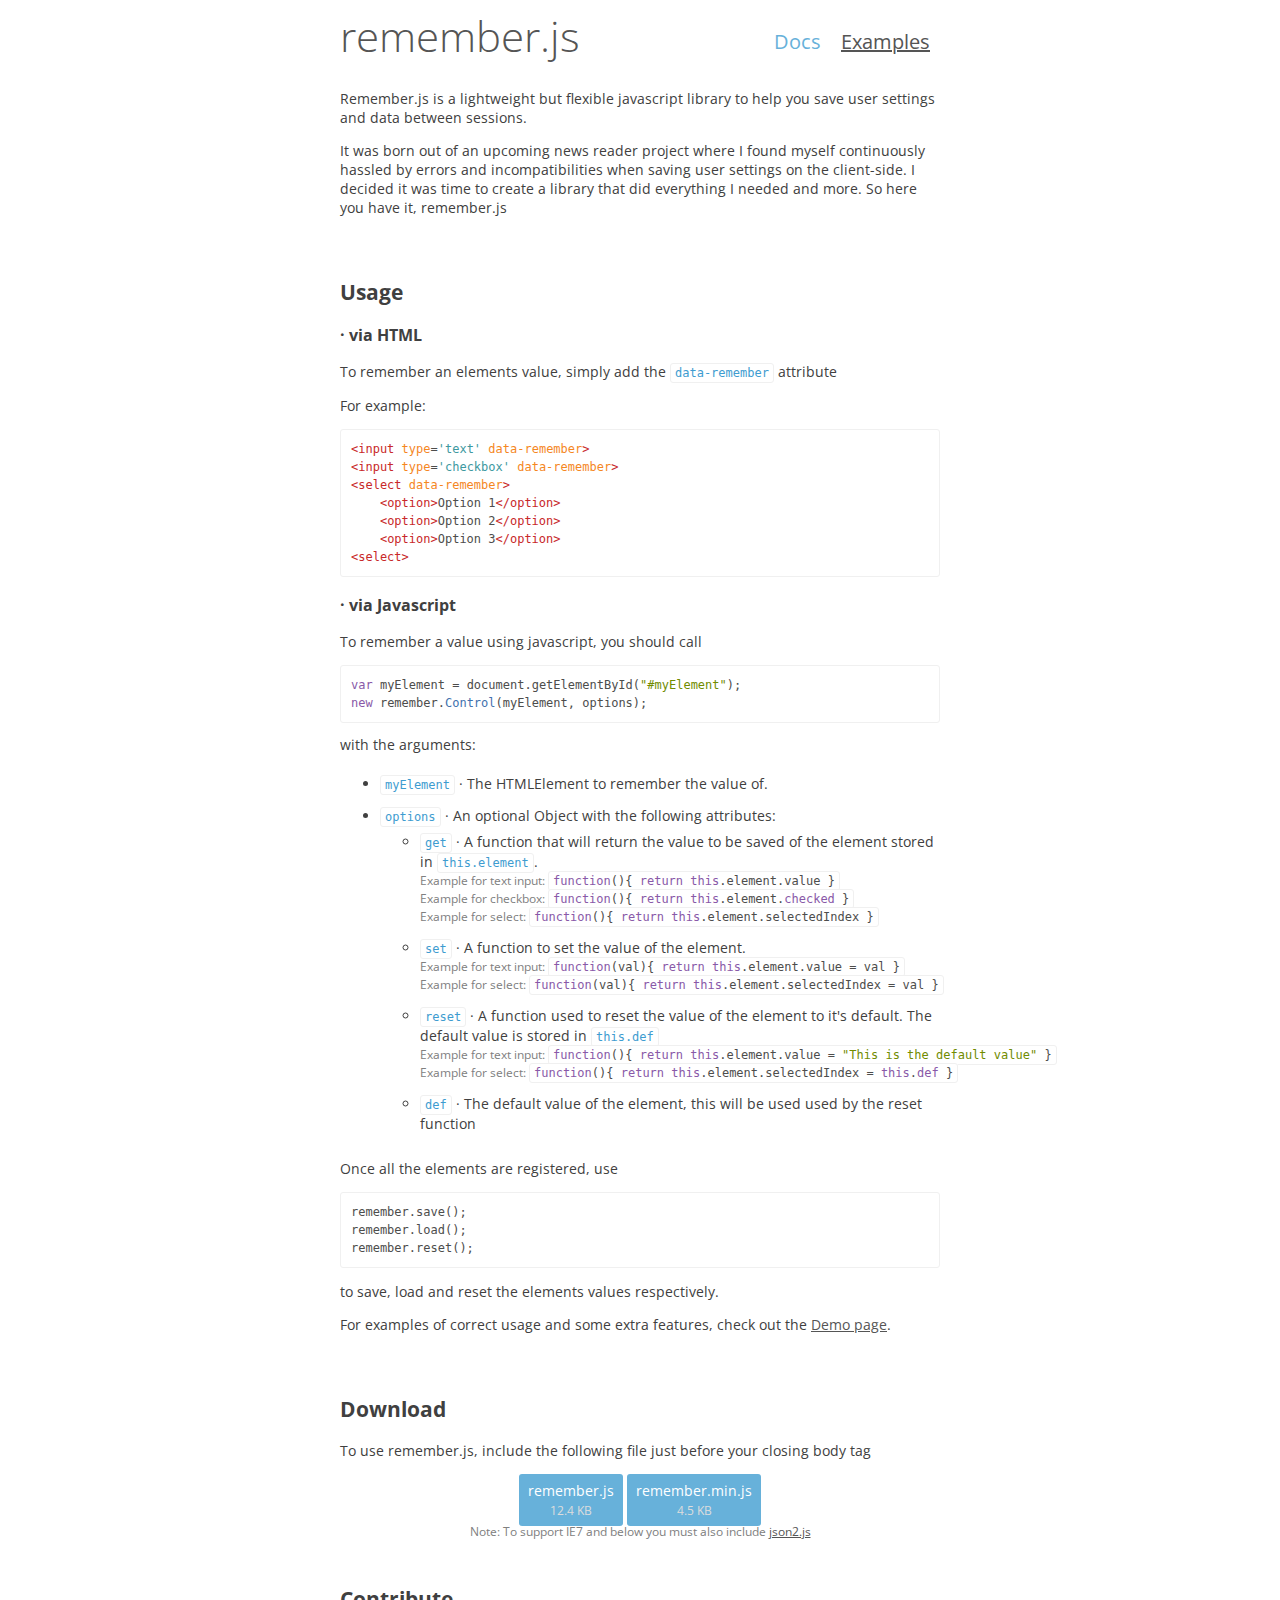
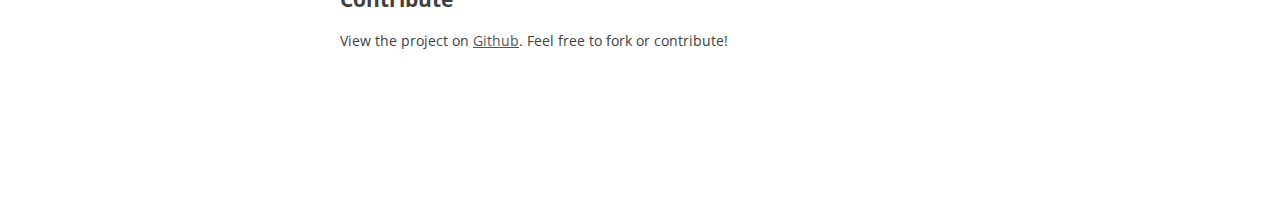
<file: index.html>
<!DOCTYPE html>
<html xmlns="http://www.w3.org/1999/html">
<head>
    <title>remember.js</title>

    <link href="assets/style.css" rel="stylesheet" type="text/css">
    <link href="http://fonts.googleapis.com/css?family=Open+Sans:300,400,700" rel="stylesheet" type="text/css">
    <link href="assets/google-code-prettify/prettify.css" rel="stylesheet" type="text/css">
</head>
<body>
    <div class="container">
        <div class="module">
            <div class="clearfix">
                <h1 class="brand"><a href="https://github.com/marcusaspin/rememberjs" title="View on Github">remember.js</a></h1>
                <ul class="nav">
                    <li class="active"><a href="index.html">Docs</a></li>
                    <li><a href="examples.html">Examples</a></li>
                </ul>
            </div>
            <p>Remember.js is a lightweight but flexible javascript library to help you save user settings and data between sessions.</p>
            <p>It was born out of an upcoming news reader project where I found myself continuously hassled by errors and incompatibilities when saving user settings on the client-side. I decided it was time to create a library that did everything I needed and more. So here you have it, remember.js</p>
        </div>
        <div class="module">
            <h2>Usage</h2>
            <h3>&middot; via HTML</h3>
            <p class="lead">To remember an elements value, simply add the <code>data-remember</code> attribute</p>
            <p>For example:</p>
            <pre class="prettyprint lead">
&lt;input type='text' data-remember&gt;
&lt;input type='checkbox' data-remember&gt;
&lt;select data-remember&gt;
    &lt;option&gt;Option 1&lt;/option&gt;
    &lt;option&gt;Option 2&lt;/option&gt;
    &lt;option&gt;Option 3&lt;/option&gt;
&lt;select&gt;</pre>
            <h3>&middot; via Javascript</h3>
            <p class="lead">To remember a value using javascript, you should call</p>
            <pre class="prettyprint lead">
var myElement = document.getElementById("#myElement");
new remember.Control(myElement, options);</pre>
            <p class="lead">with the arguments:</p>
            <ul>
                <li><code>myElement</code> &middot; The HTMLElement to remember the value of.</li>
                <li><code>options</code> &middot; An optional Object with the following attributes:
                    <ul>
                        <li>
                            <code>get</code> &middot; A function that will return the value to be saved of the element stored in <code>this.element</code>.<br>
                            <div class="note">Example for text input: <code class="prettyprint">function(){ return this.element.value }</code></div>
                            <div class="note">Example for checkbox: <code class="prettyprint">function(){ return this.element.checked }</code></div>
                            <div class="note">Example for select: <code class="prettyprint">function(){ return this.element.selectedIndex }</code></div>
                        </li>
                        <li>
                            <code>set</code> &middot; A function to set the value of the element.<br>
                            <div class="note">Example for text input: <code class="prettyprint">function(val){ return this.element.value = val }</code></div>
                            <div class="note">Example for select: <code class="prettyprint">function(val){ return this.element.selectedIndex = val }</code></div>
                        </li>
                        <li>
                            <code>reset</code> &middot; A function used to reset the value of the element to it's default. The default value is stored in <code>this.def</code><br>
                            <div class="note">Example for text input: <code class="prettyprint">function(){ return this.element.value = "This is the default value" }</code></div>
                            <div class="note">Example for select: <code class="prettyprint">function(){ return this.element.selectedIndex = this.def }</code></div>
                        </li>
                        <li>
                            <code>def</code> &middot; The default value of the element, this will be used used by the reset function<br>
                        </li>
                    </ul>
                </li>
            </ul>

            <p>Once all the elements are registered, use </p>
            <pre class="prettyprint lead">
remember.save();
remember.load();
remember.reset();</pre>
            <p>to save, load and reset the elements values respectively.</p>

            <p>For examples of correct usage and some extra features, check out the <a href="examples.html">Demo page</a>.</p>
        </div>
        <div class="module">
            <h2>Download</h2>
            <p>To use remember.js, include the following file just before your closing body tag</p>
            <div class="center">
                <a class="btn" href="remember.js">remember.js<br><small>12.4 KB</small></a> <a class="btn" href="remember.min.js">remember.min.js<br><small>4.5 KB</small></a>
                <div class="note">Note: To support IE7 and below you must also include <a href="https://github.com/douglascrockford/JSON-js">json2.js</a></div>
            </div>
        </div>
        <div class="module">
            <h2>Contribute</h2>
            <p>View the project on <a href="https://github.com/marcusaspin/rememberjs" title="View on Github">Github</a>. Feel free to fork or contribute!</p>
        </div>
    </div>
    <script src="assets/google-code-prettify/prettify.js" type="text/javascript"></script>
    <script type="text/javascript">prettyPrint();</script>
</body>
</html>
</file>
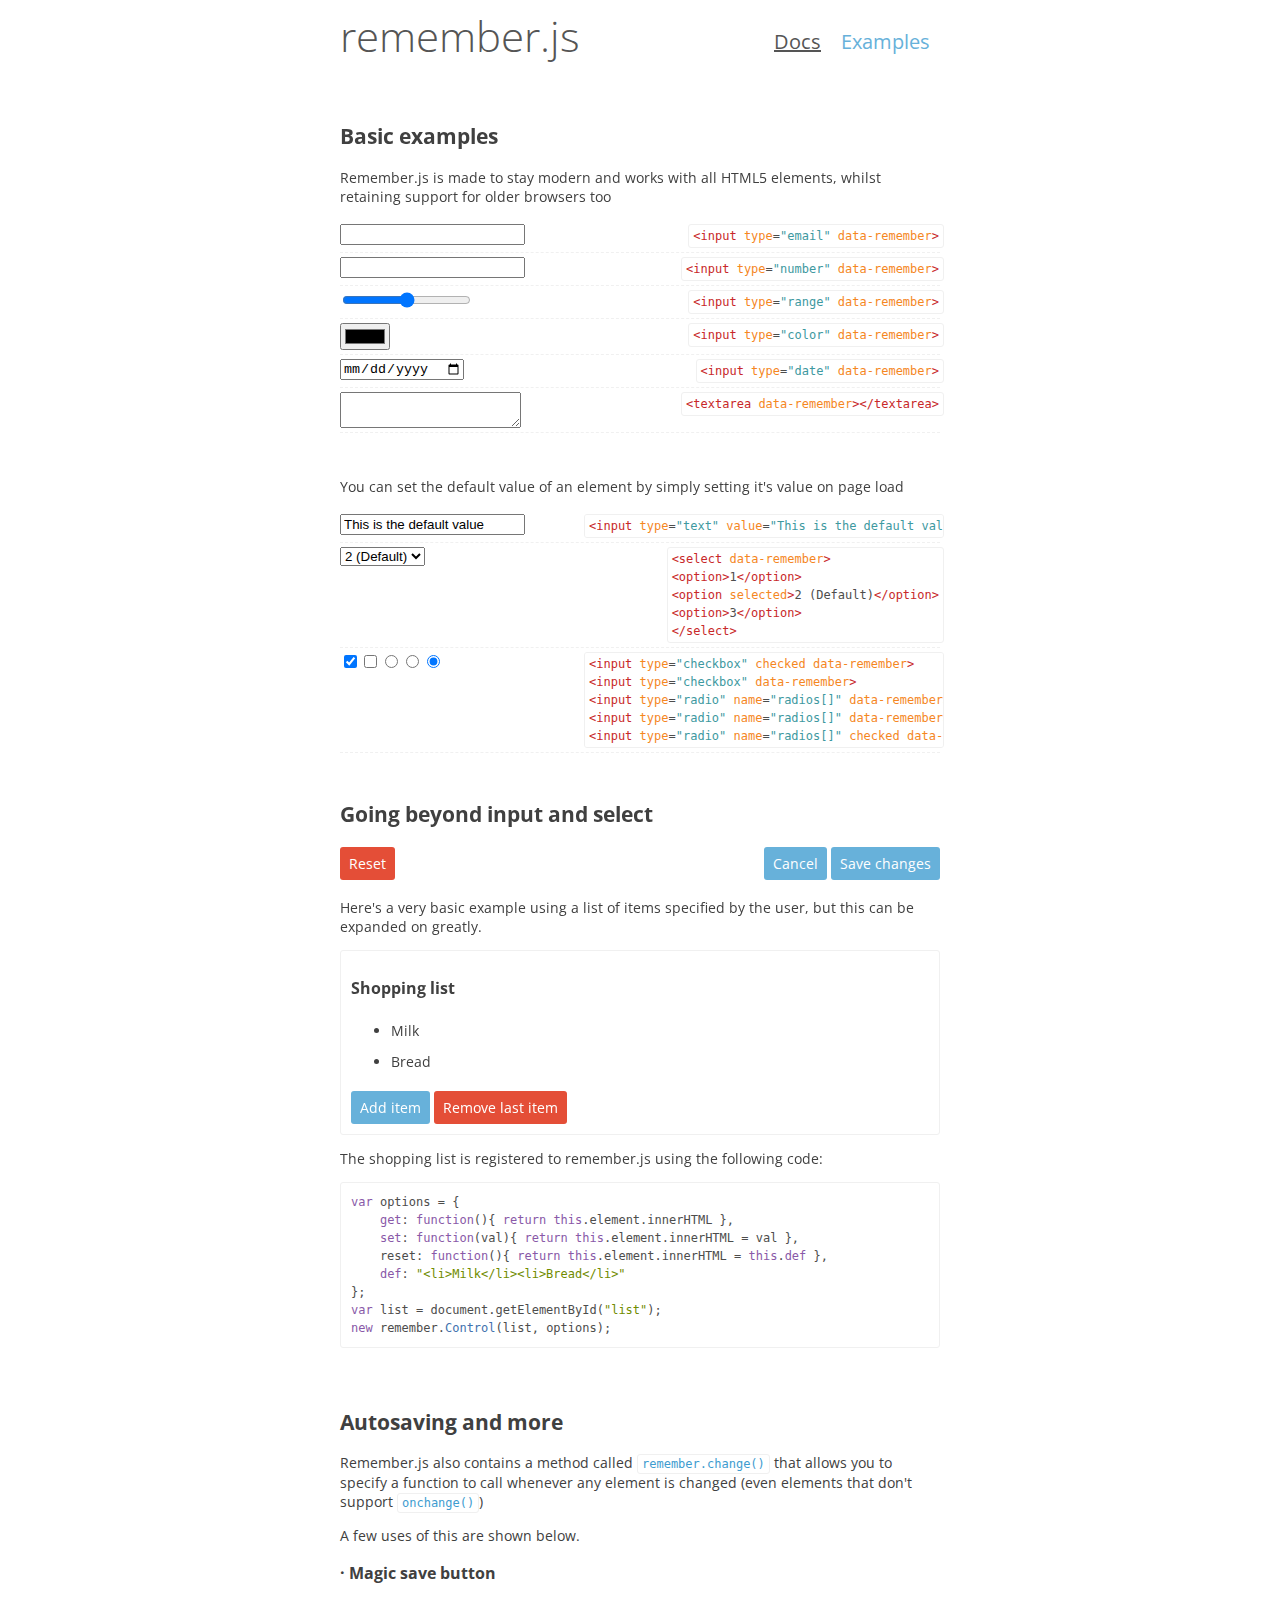
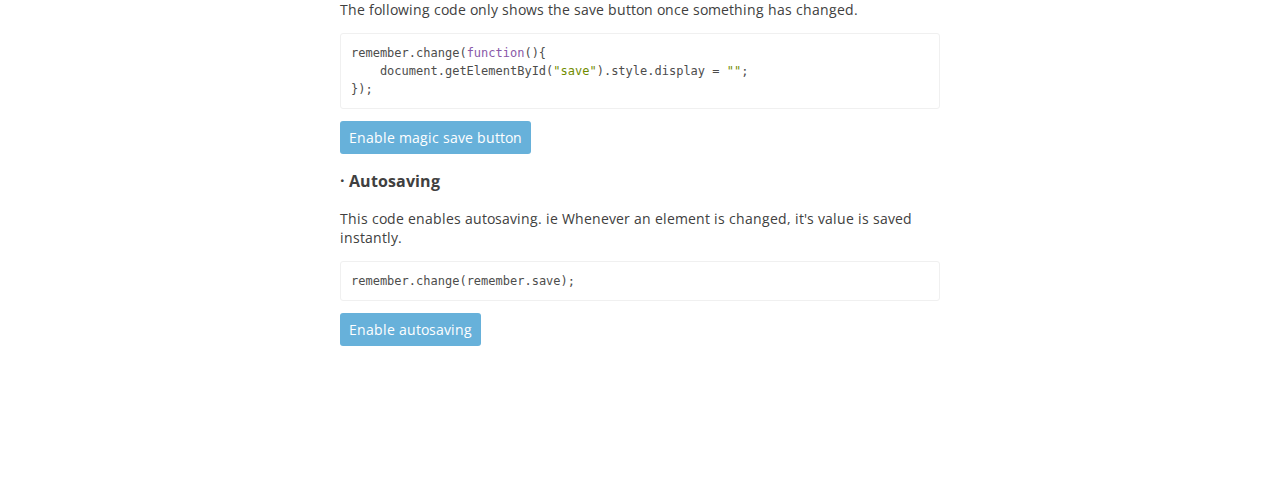
<file: examples.html>
<!DOCTYPE html>
<html xmlns="http://www.w3.org/1999/html">
<head>
    <title>remember.js</title>

    <link href="assets/style.css" rel="stylesheet" type="text/css">
    <link href="http://fonts.googleapis.com/css?family=Open+Sans:300,400,700" rel="stylesheet" type="text/css">
    <link href="assets/google-code-prettify/prettify.css" rel="stylesheet" type="text/css">
</head>
<body>
<div class="container">
    <div class="module">
        <div class="clearfix">
            <h1 class="brand"><a href="https://github.com/marcusaspin/rememberjs" title="View on Github">remember.js</a></h1>
            <ul class="nav">
                <li><a href="index.html">Docs</a></li>
                <li class="active"><a href="examples.html">Examples</a></li>
            </ul>
        </div>
    </div>
    <div class="module">
        <h2>Basic examples</h2>
        <p>Remember.js is made to stay modern and works with all HTML5 elements, whilst retaining support for older browsers too</p>
        <label>
            <input type="email" data-remember>
            <code class="prettyprint pull-right">&lt;input type="email" data-remember&gt;</code>
        </label>
        <label>
            <input type="number" data-remember>
            <code class="prettyprint pull-right">&lt;input type="number" data-remember&gt;</code>
        </label>
        <label>
            <input type="range" data-remember>
            <code class="prettyprint pull-right">&lt;input type="range" data-remember&gt;</code>
        </label>
        <label>
            <input type="color" data-remember>
            <code class="prettyprint pull-right">&lt;input type="color" data-remember&gt;</code>
        </label>
        <label>
            <input type="date" data-remember>
            <code class="prettyprint pull-right">&lt;input type="date" data-remember&gt;</code>
        </label>
        <label>
            <textarea data-remember></textarea>
            <code class="prettyprint pull-right">&lt;textarea data-remember&gt;&lt;/textarea&gt;</code>
        </label>
    </div>
    <div class="module">
        <p>You can set the default value of an element by simply setting it's value on page load</p>
        <label>
            <input type="text" value="This is the default value" data-remember>
            <code class="prettyprint">&lt;input type="text" value="This is the default value" data-remember&gt;</code>
        </label>
        <label>
            <select data-remember>
                <option>1</option>
                <option selected>2 (Default)</option>
                <option>3</option>
            </select>
            <code class="prettyprint lead">
&lt;select data-remember&gt;<br>
    &lt;option&gt;1&lt;/option&gt;<br>
    &lt;option selected&gt;2 (Default)&lt;/option&gt;<br>
    &lt;option&gt;3&lt;/option&gt;<br>
&lt;/select&gt;</code>
        </label>
        <label>
            <input type="checkbox" checked data-remember>
            <input type="checkbox" data-remember>
            <input type="radio" name="radios[]" data-remember>
            <input type="radio" name="radios[]" data-remember>
            <input type="radio" name="radios[]" checked data-remember>
            <code class="prettyprint">
&lt;input type="checkbox" checked data-remember&gt;<br>
&lt;input type="checkbox" data-remember&gt;<br>
&lt;input type="radio" name="radios[]" data-remember&gt;<br>
&lt;input type="radio" name="radios[]" data-remember&gt;<br>
&lt;input type="radio" name="radios[]" checked data-remember&gt;</code>
        </label>
    </div>

    <div class="module">
        <h2>Going beyond input and select</h2>
        <p>Remember.js isn't just made for form elements, using the javascript api you can specify any element to be saved.</p>
        <p>Here's a very basic example using a list of items specified by the user, but this can be expanded on greatly.</p>
        <div class="module">
            <h3>Shopping list</h3>
        <ul id="list"><li>Milk</li><li>Bread</li></ul>
        <a class="btn" id="list-add">Add item</a> <a class="btn btn-danger" id="list-remove">Remove last item</a>
    </div>
        <p>The shopping list is registered to remember.js using the following code:</p>
        <pre class="prettyprint lead">
var options = {
    get: function(){ return this.element.innerHTML },
    set: function(val){ return this.element.innerHTML = val },
    reset: function(){ return this.element.innerHTML = this.def },
    def: "&lt;li&gt;Milk&lt;/li&gt;&lt;li&gt;Bread&lt;/li&gt;"
};
var list = document.getElementById("list");
new remember.Control(list, options);</pre>
    </div>

    <div class="module">
        <h2>Autosaving and more</h2>
        <p>Remember.js also contains a method called <code>remember.change()</code> that allows you to specify a function to call whenever any element is changed (even elements that don't support <code>onchange()</code>)</p>
        <p>A few uses of this are shown below.</p>
        <h3>&middot; Magic save button</h3>
        <p>The following code only shows the save button once something has changed.</p>
        <pre class="prettyprint lead">
remember.change(function(){
    document.getElementById("save").style.display = "";
});</pre>
        <a class="btn" id="enable-savebutton">Enable magic save button</a>
        <h3>&middot; Autosaving</h3>
        <p>This code enables autosaving. ie Whenever an element is changed, it's value is saved instantly.</p>
        <pre class="prettyprint lead">
remember.change(remember.save);</pre>
        <a class="btn" id="enable-autosave">Enable autosaving</a>
    </div>
</div>
<div class="controls-fixed clearfix">
    <div class="container">
        <a class="btn btn-danger pull-left" id="reset">Reset</a>
        <div class="pull-right">
            <a class="btn" id="cancel">Cancel</a>
            <a class="btn" id="save">Save changes</a>
        </div>
    </div>
</div>
<script src="http://code.jquery.com/jquery-1.9.1.min.js" type="text/javascript"></script>
<script src="assets/google-code-prettify/prettify.js" type="text/javascript"></script>
<script type="text/javascript">prettyPrint();</script>

<!--[if lte IE 7]><script src="http://cdnjs.cloudflare.com/ajax/libs/json2/20121008/json2.js" type="text/javascript"></script><![endif]-->
<script src="remember.js" type="text/javascript"></script>
<script>

    $(document).ready(function(){
        var listAdd = function(){
            var name = prompt("Enter a name for the item", "");
            if(!name) return;
            $("#list").append("<li>"+ name +"</li>");
        },  listRemove = function(){
            $("#list").find("li:last-child()").remove();
        };

        // Add list control to remember.js
        var options = {
            get: function(){ return this.element.innerHTML },
            set: function(val){ return this.element.innerHTML = val },
            reset: function(){ return this.element.innerHTML = this.def },
            def: "<li>Milk</li><li>Bread</li>"
        };
        var list = document.getElementById("list");
        new remember.Control(list, options);

        // Enable magic save button
        $("#enable-savebutton").on("click", function(){
            $("#save").fadeOut();
            $("#cancel, #save").fadeOut().on("click", function(){
                $("#save").fadeOut();
                $("#cancel").fadeOut();
            });
            remember.change(function(){
                $("#save").fadeIn();
                $("#cancel").fadeIn();
            });
        });
        // Enable autosaving
        $("#enable-autosave").on("click", function(){
            remember.change(remember.save);
        });

        $("#save").on("click", remember.save);
        $("#cancel").on("click", remember.load);
        $("#reset").on("click", remember.reset);
        $("#list-add").on("click", listAdd);
        $("#list-remove").on("click", listRemove);
    });
</script>
</body>
</html>
</file>
<file: assets/style.css>
.clearfix:after{clear:both;content:".";display:block;height:0;line-height:0;visibility:hidden}body{color:#404040;font-family:"Open Sans","Helvetica Neue",Helvetica,sans-serif;font-size:14px;padding-bottom:100px}h4,h5,h6{font-weight:200;margin:0}code{border:1px solid #f0f0f0;border-radius:3px;color:#3e9cd0;font-family:Menlo,"Bitstream Vera Sans Mono","DejaVu Sans Mono",Monaco,Consolas,monospace;font-size:12px;line-height:1.5;padding:2px 4px}a{color:#555}a:hover{color:#888}a.btn{background-color:#67b1da;border-radius:3px;color:#fff;cursor:pointer;display:block;display:inline-block;padding:7px 9px;text-decoration:none}a.btn:active{box-shadow:0 2px 4px 2px #3e9cd0 inset;color:#eee}a.btn.btn-danger{background-color:#e44e37}a.btn.btn-danger:active{box-shadow:0 2px 4px 2px #cc331c inset}a.btn small{color:#ddd;font-size:12px}ul li{padding:6px 0}.center{text-align:center;width:100%}.lead{margin-top:0;padding-top:0}.pull-right{float:right}.pull-left{float:left}h1.brand{float:left;font-size:3em;font-weight:200;line-height:0}h1.brand a{text-decoration:none}.nav{float:right;font-size:20px;list-style:none;margin:0;text-align:right}.nav li{float:left;padding:20px 10px}.nav li.active a{color:#67b1da;text-decoration:none;cursor:default}.container{margin:0 auto;max-width:600px}.module{padding-bottom:30px}.module .module{border:1px solid #f0f0f0;border-radius:3px;padding:10px}.note{color:gray;font-size:12px;line-height:1;white-space:nowrap}.controls-fixed{background-color:white;bottom:0;left:0;padding:20px 0;position:fixed;right:0}label{border-bottom:1px dashed #f0f0f0;display:block;padding:4px 0;*zoom:1}label:after{clear:both;content:" ";display:block}label input,label select,label textarea{box-sizing:border-box;float:left;max-width:40%;*width:40%}label code,label pre{box-sizing:border-box;float:right;margin-right:-4px;max-width:60%;overflow-x:auto;white-space:nowrap;*white-space:normal;*width:57%}
</file>
<file: assets/google-code-prettify/prettify.css>
/* Tomorrow Theme */
/* Original theme - https://github.com/chriskempson/tomorrow-theme */
/* Pretty printing styles. Used with prettify.js. */
/* SPAN elements with the classes below are added by prettyprint. */
/* plain text */
.pln {
    color: #4d4d4c;
}

@media screen {
    /* string content */
    .str {
        color: #718c00;
    }

    /* a keyword */
    .kwd {
        color: #8959a8;
    }

    /* a comment */
    .com {
        color: #8e908c;
    }

    /* a type name */
    .typ {
        color: #4271ae;
    }

    /* a literal value */
    .lit {
        color: #f5871f;
    }

    /* punctuation */
    .pun {
        color: #4d4d4c;
    }

    /* lisp open bracket */
    .opn {
        color: #4d4d4c;
    }

    /* lisp close bracket */
    .clo {
        color: #4d4d4c;
    }

    /* a markup tag name */
    .tag {
        color: #c82829;
    }

    /* a markup attribute name */
    .atn {
        color: #f5871f;
    }

    /* a markup attribute value */
    .atv {
        color: #3e999f;
    }

    /* a declaration */
    .dec {
        color: #f5871f;
    }

    /* a variable name */
    .var {
        color: #c82829;
    }

    /* a function name */
    .fun {
        color: #4271ae;
    }
}
/* Use higher contrast and text-weight for printable form. */
@media print, projection {
    .str {
        color: #006600;
    }

    .kwd {
        color: #006;
        font-weight: bold;
    }

    .com {
        color: #600;
        font-style: italic;
    }

    .typ {
        color: #404;
        font-weight: bold;
    }

    .lit {
        color: #004444;
    }

    .pun, .opn, .clo {
        color: #444400;
    }

    .tag {
        color: #006;
        font-weight: bold;
    }

    .atn {
        color: #440044;
    }

    .atv {
        color: #006600;
    }
}
/* Style */
pre.prettyprint {
    border: 1px solid #f0f0f0;
    border-radius: 3px;
    font-family: Menlo, "Bitstream Vera Sans Mono", "DejaVu Sans Mono", Monaco, Consolas, monospace;
    font-size: 12px;
    line-height: 1.5;
    overflow-x: auto;
    padding: 10px;
}
code.prettyprint {
    background: white;
    color: #404040;
    border: 1px solid #f0f0f0;
    border-radius: 3px;
    font-family: Menlo, "Bitstream Vera Sans Mono", "DejaVu Sans Mono", Monaco, Consolas, monospace;
    font-size: 12px;
    line-height: 1.5;
    padding: 2px 4px;
}

/* Specify class=linenums on a pre to get line numbering */
ol.linenums {
    margin-top: 0;
    margin-bottom: 0;
}

/* IE indents via margin-left */
li.L0,
li.L1,
li.L2,
li.L3,
li.L4,
li.L5,
li.L6,
li.L7,
li.L8,
li.L9 {
    /* */
}

/* Alternate shading for lines */
li.L1,
li.L3,
li.L5,
li.L7,
li.L9 {
    /* */
}
</file>
